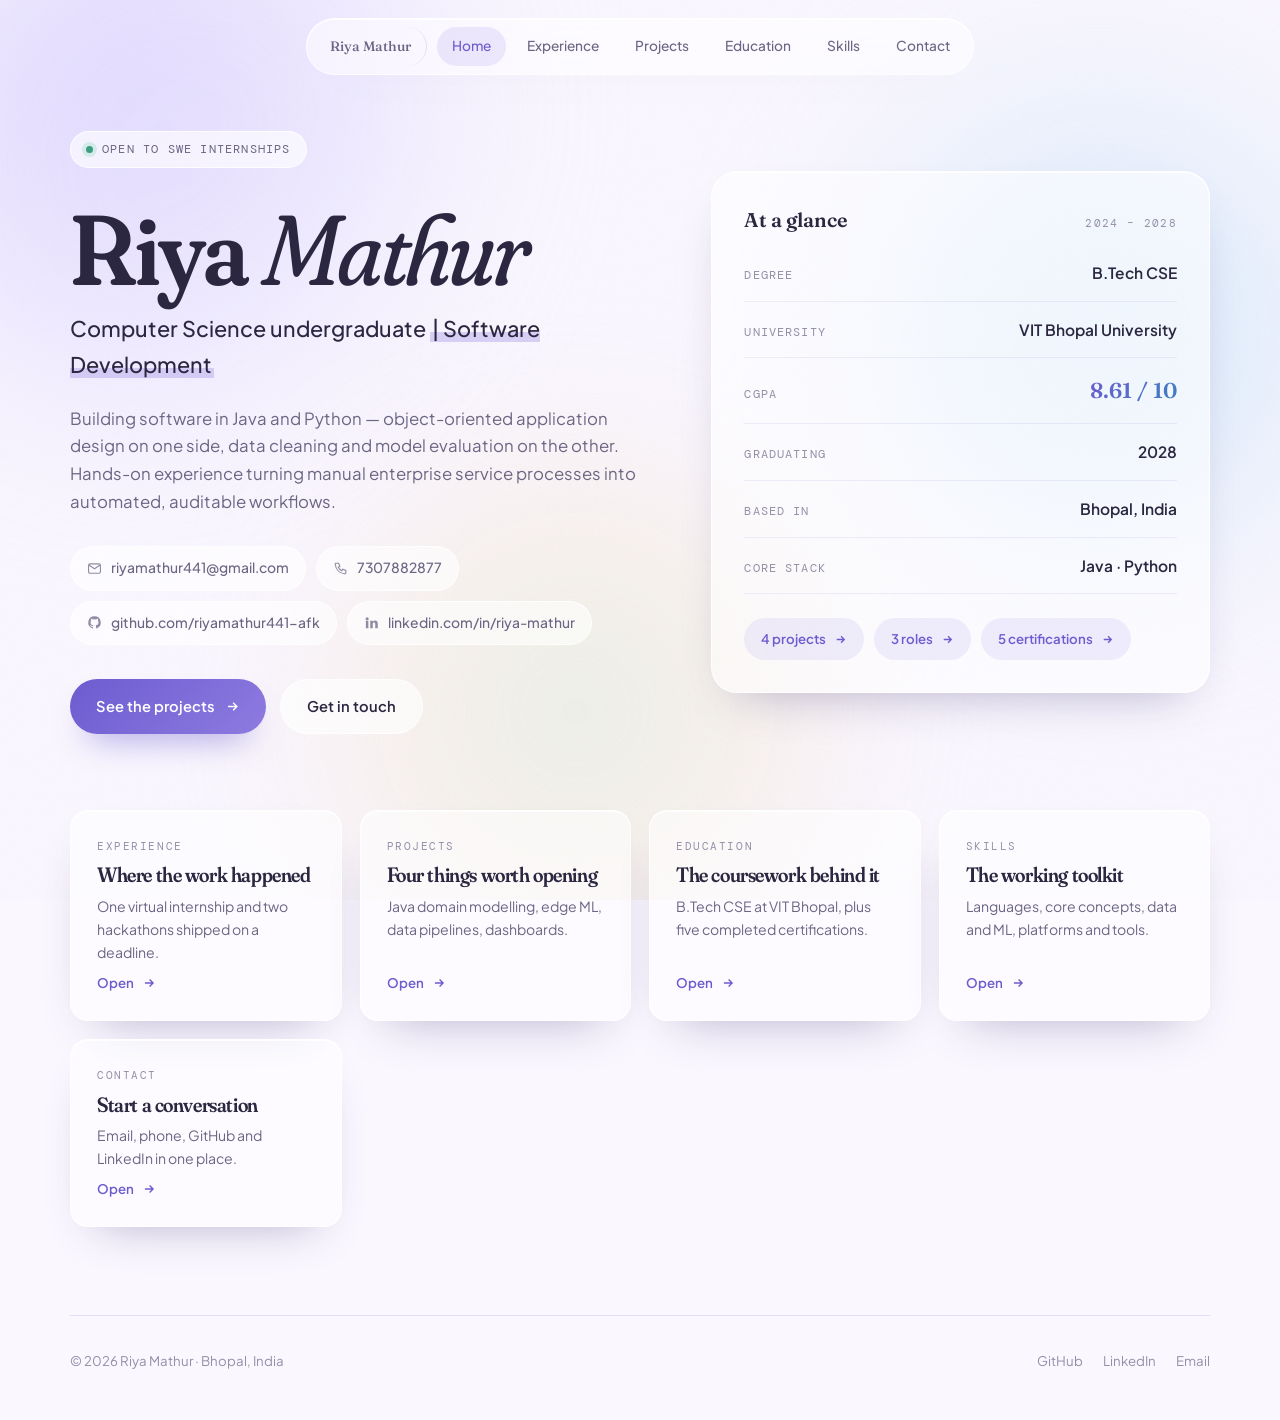
<file: index.html>
<!DOCTYPE html>
<html lang="en">
<head>
<meta charset="UTF-8">
<meta name="viewport" content="width=device-width, initial-scale=1">
<title>Riya Mathur — Computer Science Undergraduate</title>
<meta name="description" content="Portfolio of Riya Mathur — Computer Science undergraduate building software in Java and Python. Seeking a software engineering internship.">
<link rel="preconnect" href="https://fonts.googleapis.com">
<link rel="preconnect" href="https://fonts.gstatic.com" crossorigin>
<link href="https://fonts.googleapis.com/css2?family=Fraunces:opsz,wght,SOFT,WONK@9..144,300..700,0..100,0..1&family=Plus+Jakarta+Sans:wght@300..800&family=DM+Mono:wght@400;500&display=swap" rel="stylesheet">
<link rel="stylesheet" href="style.css">
</head>
<body>

<div class="aurora">
  <div class="blob blob-a"></div>
  <div class="blob blob-b"></div>
  <div class="blob blob-c"></div>
</div>
<div class="grain"></div>

<div class="nav-shell">
  <nav class="nav glass" aria-label="Main navigation">
    <a class="nav-mark" href="index.html">Riya Mathur</a>
    <a href="index.html" class="on" aria-current="page">Home</a>
    <a href="experience.html">Experience</a>
    <a href="projects.html">Projects</a>
    <a href="education.html">Education</a>
    <a href="skills.html">Skills</a>
    <a href="contact.html">Contact</a>
  </nav>
</div>

<div class="page">

<header class="wrap hero">
  <div>
    <span class="hero-tag reveal"><i class="dot"></i>Open to SWE internships</span>
    <h1 class="reveal">Riya <em>Mathur</em></h1>
    <p class="role reveal">Computer Science undergraduate <span>| Software Development</span></p>
    <p class="hero-bio reveal">Building software in Java and Python — object-oriented application design on one side, data cleaning and model evaluation on the other. Hands-on experience turning manual enterprise service processes into automated, auditable workflows.</p>
    <div class="chips reveal">
      <button class="chip" data-copy="riyamathur441@gmail.com" data-label="Email address">
        <svg viewBox="0 0 24 24" fill="none" stroke="currentColor" stroke-width="1.8"><rect x="2.5" y="4.5" width="19" height="15" rx="2.5"/><path d="M3 6.5l9 6 9-6"/></svg>
        riyamathur441@gmail.com
      </button>
      <button class="chip" data-copy="7307882877" data-label="Phone number">
        <svg viewBox="0 0 24 24" fill="none" stroke="currentColor" stroke-width="1.8"><path d="M5 3.5h4l2 5-2.5 1.5a12 12 0 005.5 5.5L15.5 13l5 2v4a1.5 1.5 0 01-1.7 1.5C10.5 19.5 4.5 13.5 3.5 5.2A1.5 1.5 0 015 3.5z"/></svg>
        7307882877
      </button>
      <a class="chip" href="https://github.com/riyamathur441-afk/" target="_blank" rel="noopener">
        <svg viewBox="0 0 24 24" fill="currentColor"><path d="M12 2a10 10 0 00-3.16 19.49c.5.09.68-.22.68-.48v-1.7c-2.78.6-3.37-1.34-3.37-1.34-.45-1.16-1.11-1.47-1.11-1.47-.91-.62.07-.61.07-.61 1 .07 1.53 1.03 1.53 1.03.9 1.53 2.36 1.09 2.94.83.09-.65.35-1.09.63-1.34-2.22-.25-4.55-1.11-4.55-4.94 0-1.09.39-1.98 1.03-2.68-.1-.25-.45-1.27.1-2.64 0 0 .84-.27 2.75 1.02a9.5 9.5 0 015 0c1.91-1.29 2.75-1.02 2.75-1.02.55 1.37.2 2.39.1 2.64.64.7 1.03 1.59 1.03 2.68 0 3.84-2.34 4.68-4.57 4.93.36.31.68.92.68 1.85v2.74c0 .27.18.58.69.48A10 10 0 0012 2z"/></svg>
        github.com/riyamathur441-afk
      </a>
      <a class="chip" href="https://www.linkedin.com/in/riya-mathur-384293369/" target="_blank" rel="noopener">
        <svg viewBox="0 0 24 24" fill="currentColor"><path d="M4.98 3.5A2.5 2.5 0 002.5 6a2.5 2.5 0 002.48 2.5A2.5 2.5 0 007.5 6a2.5 2.5 0 00-2.52-2.5zM3 21h4V9H3v12zm7 0h4v-6.5c0-1.6.8-2.5 2-2.5s2 .9 2 2.5V21h4v-7.3c0-3.4-1.8-4.9-4.2-4.9-1.9 0-2.9 1-3.4 1.8H14V9h-4v12z"/></svg>
        linkedin.com/in/riya-mathur
      </a>
    </div>
    <div class="cta-row reveal">
      <a class="btn btn-solid" href="projects.html">
        See the projects
        <svg width="15" height="15" viewBox="0 0 24 24" fill="none" stroke="currentColor" stroke-width="2.2"><path d="M5 12h13M13 6l6 6-6 6"/></svg>
      </a>
      <a class="btn btn-ghost" href="contact.html">Get in touch</a>
    </div>
  </div>

  <aside class="snap glass reveal" aria-label="Quick facts">
    <div class="snap-top">
      <span class="snap-title">At a glance</span>
      <span class="snap-note">2024 – 2028</span>
    </div>
    <dl class="snap-rows">
      <div class="snap-row"><dt>Degree</dt><dd>B.Tech CSE</dd></div>
      <div class="snap-row"><dt>University</dt><dd>VIT Bhopal University</dd></div>
      <div class="snap-row"><dt>CGPA</dt><dd class="num">8.61 / 10</dd></div>
      <div class="snap-row"><dt>Graduating</dt><dd>2028</dd></div>
      <div class="snap-row"><dt>Based in</dt><dd>Bhopal, India</dd></div>
      <div class="snap-row"><dt>Core stack</dt><dd>Java · Python</dd></div>
    </dl>
    <div class="snap-foot">
      <a href="projects.html">4 projects <svg viewBox="0 0 24 24" fill="none" stroke="currentColor" stroke-width="2.4"><path d="M5 12h13M13 6l6 6-6 6"/></svg></a>
      <a href="experience.html">3 roles <svg viewBox="0 0 24 24" fill="none" stroke="currentColor" stroke-width="2.4"><path d="M5 12h13M13 6l6 6-6 6"/></svg></a>
      <a href="education.html">5 certifications <svg viewBox="0 0 24 24" fill="none" stroke="currentColor" stroke-width="2.4"><path d="M5 12h13M13 6l6 6-6 6"/></svg></a>
    </div>
  </aside>
</header>

<section class="wrap pathways" aria-label="Browse the portfolio">
  <a class="path glass reveal" href="experience.html">
    <span class="path-num">Experience</span>
    <h3>Where the work happened</h3>
    <p>One virtual internship and two hackathons shipped on a deadline.</p>
    <span class="go">Open<svg viewBox="0 0 24 24" fill="none" stroke="currentColor" stroke-width="2.4"><path d="M5 12h13M13 6l6 6-6 6"/></svg></span>
  </a>
  <a class="path glass reveal" href="projects.html">
    <span class="path-num">Projects</span>
    <h3>Four things worth opening</h3>
    <p>Java domain modelling, edge ML, data pipelines, dashboards.</p>
    <span class="go">Open<svg viewBox="0 0 24 24" fill="none" stroke="currentColor" stroke-width="2.4"><path d="M5 12h13M13 6l6 6-6 6"/></svg></span>
  </a>
  <a class="path glass reveal" href="education.html">
    <span class="path-num">Education</span>
    <h3>The coursework behind it</h3>
    <p>B.Tech CSE at VIT Bhopal, plus five completed certifications.</p>
    <span class="go">Open<svg viewBox="0 0 24 24" fill="none" stroke="currentColor" stroke-width="2.4"><path d="M5 12h13M13 6l6 6-6 6"/></svg></span>
  </a>
  <a class="path glass reveal" href="skills.html">
    <span class="path-num">Skills</span>
    <h3>The working toolkit</h3>
    <p>Languages, core concepts, data and ML, platforms and tools.</p>
    <span class="go">Open<svg viewBox="0 0 24 24" fill="none" stroke="currentColor" stroke-width="2.4"><path d="M5 12h13M13 6l6 6-6 6"/></svg></span>
  </a>
  <a class="path glass reveal" href="contact.html">
    <span class="path-num">Contact</span>
    <h3>Start a conversation</h3>
    <p>Email, phone, GitHub and LinkedIn in one place.</p>
    <span class="go">Open<svg viewBox="0 0 24 24" fill="none" stroke="currentColor" stroke-width="2.4"><path d="M5 12h13M13 6l6 6-6 6"/></svg></span>
  </a>
</section>

</div>

<footer class="wrap foot">
  <span>© <span data-year></span> Riya Mathur · Bhopal, India</span>
  <div class="foot-links">
    <a href="https://github.com/riyamathur441-afk/" target="_blank" rel="noopener">GitHub</a>
    <a href="https://www.linkedin.com/in/riya-mathur-384293369/" target="_blank" rel="noopener">LinkedIn</a>
    <a href="mailto:riyamathur441@gmail.com">Email</a>
  </div>
</footer>

<div class="toast glass" id="toast" role="status" aria-live="polite"></div>
<script src="script.js"></script>
</body>
</html>
</file>
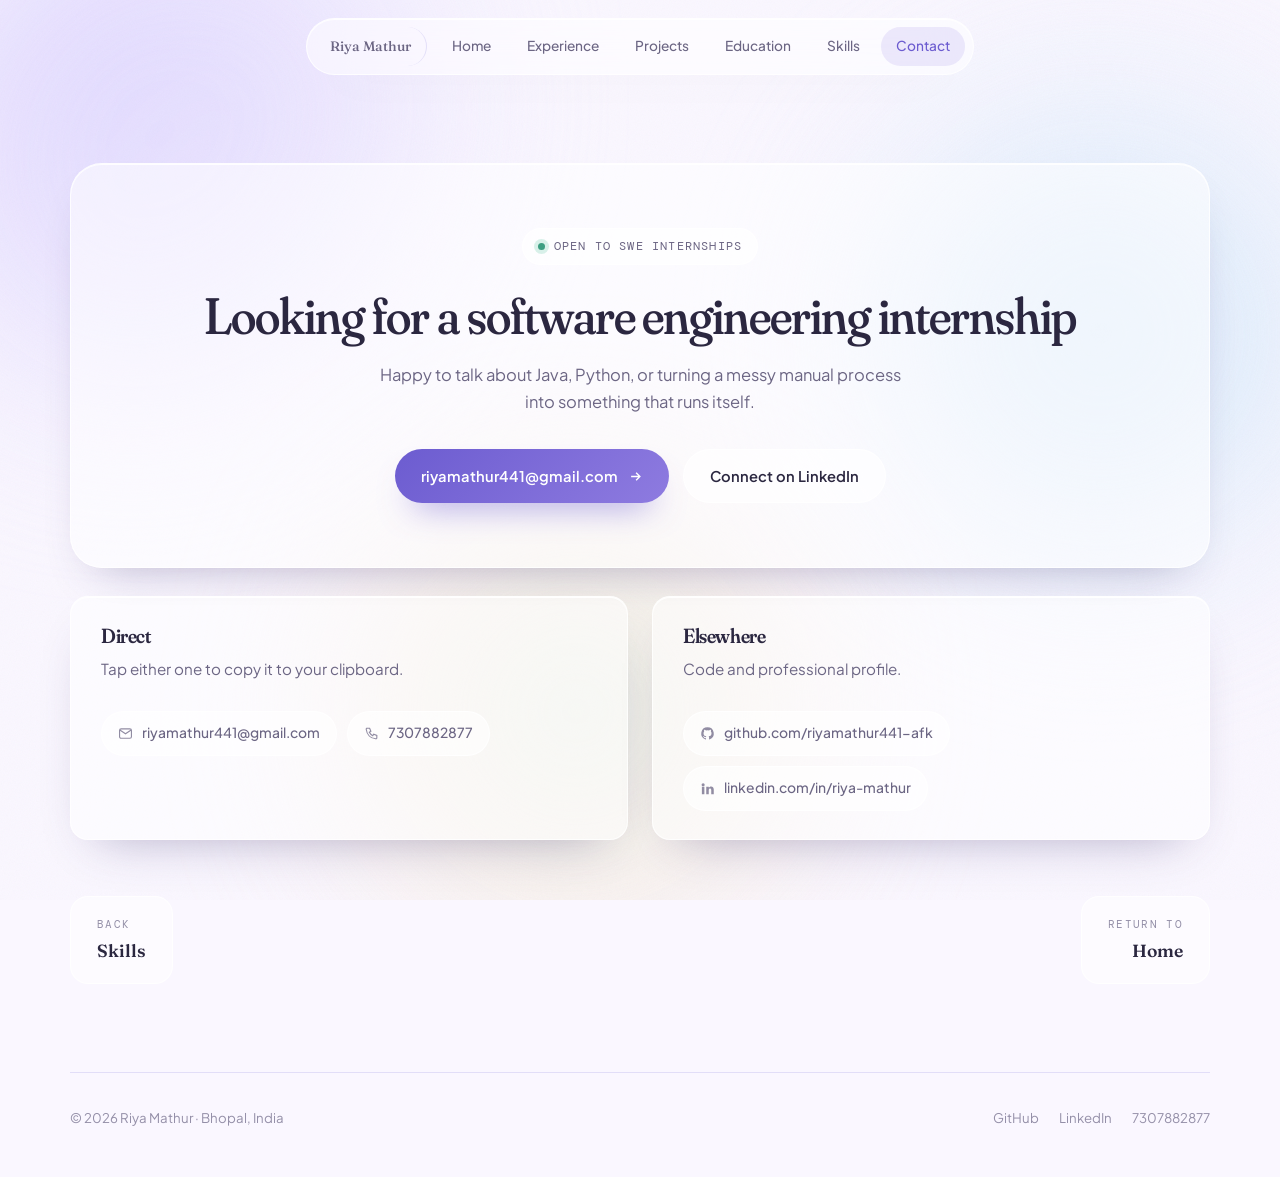
<file: contact.html>
<!DOCTYPE html>
<html lang="en">
<head>
<meta charset="UTF-8">
<meta name="viewport" content="width=device-width, initial-scale=1">
<title>Contact — Riya Mathur</title>
<meta name="description" content="Get in touch with Riya Mathur about software engineering internships.">
<link rel="preconnect" href="https://fonts.googleapis.com">
<link rel="preconnect" href="https://fonts.gstatic.com" crossorigin>
<link href="https://fonts.googleapis.com/css2?family=Fraunces:opsz,wght,SOFT,WONK@9..144,300..700,0..100,0..1&family=Plus+Jakarta+Sans:wght@300..800&family=DM+Mono:wght@400;500&display=swap" rel="stylesheet">
<link rel="stylesheet" href="style.css">
</head>
<body>

<div class="aurora">
  <div class="blob blob-a"></div>
  <div class="blob blob-b"></div>
  <div class="blob blob-c"></div>
</div>
<div class="grain"></div>

<div class="nav-shell">
  <nav class="nav glass" aria-label="Main navigation">
    <a class="nav-mark" href="index.html">Riya Mathur</a>
    <a href="index.html">Home</a>
    <a href="experience.html">Experience</a>
    <a href="projects.html">Projects</a>
    <a href="education.html">Education</a>
    <a href="skills.html">Skills</a>
    <a href="contact.html" class="on" aria-current="page">Contact</a>
  </nav>
</div>

<main class="page wrap band">
  <div class="closing glass reveal">
    <span class="hero-tag"><i class="dot"></i>Open to SWE internships</span>
    <h2 style="margin-top:22px">Looking for a software engineering internship</h2>
    <p>Happy to talk about Java, Python, or turning a messy manual process into something that runs itself.</p>
    <div class="cta-row">
      <a class="btn btn-solid" href="mailto:riyamathur441@gmail.com?subject=Software%20engineering%20internship">
        riyamathur441@gmail.com
        <svg width="15" height="15" viewBox="0 0 24 24" fill="none" stroke="currentColor" stroke-width="2.2"><path d="M5 12h13M13 6l6 6-6 6"/></svg>
      </a>
      <a class="btn btn-ghost" href="https://www.linkedin.com/in/riya-mathur-384293369/" target="_blank" rel="noopener">Connect on LinkedIn</a>
    </div>
  </div>

  <div class="grid-2" style="margin-top:28px">
    <article class="card glass reveal">
      <h3>Direct</h3>
      <p class="sub" style="color:var(--ink-soft);font-size:.95rem;margin-top:8px">Tap either one to copy it to your clipboard.</p>
      <div class="chips">
        <button class="chip" data-copy="riyamathur441@gmail.com" data-label="Email address">
          <svg viewBox="0 0 24 24" fill="none" stroke="currentColor" stroke-width="1.8"><rect x="2.5" y="4.5" width="19" height="15" rx="2.5"/><path d="M3 6.5l9 6 9-6"/></svg>
          riyamathur441@gmail.com
        </button>
        <button class="chip" data-copy="7307882877" data-label="Phone number">
          <svg viewBox="0 0 24 24" fill="none" stroke="currentColor" stroke-width="1.8"><path d="M5 3.5h4l2 5-2.5 1.5a12 12 0 005.5 5.5L15.5 13l5 2v4a1.5 1.5 0 01-1.7 1.5C10.5 19.5 4.5 13.5 3.5 5.2A1.5 1.5 0 015 3.5z"/></svg>
          7307882877
        </button>
      </div>
    </article>

    <article class="card glass reveal">
      <h3>Elsewhere</h3>
      <p class="sub" style="color:var(--ink-soft);font-size:.95rem;margin-top:8px">Code and professional profile.</p>
      <div class="chips">
        <a class="chip" href="https://github.com/riyamathur441-afk/" target="_blank" rel="noopener">
          <svg viewBox="0 0 24 24" fill="currentColor"><path d="M12 2a10 10 0 00-3.16 19.49c.5.09.68-.22.68-.48v-1.7c-2.78.6-3.37-1.34-3.37-1.34-.45-1.16-1.11-1.47-1.11-1.47-.91-.62.07-.61.07-.61 1 .07 1.53 1.03 1.53 1.03.9 1.53 2.36 1.09 2.94.83.09-.65.35-1.09.63-1.34-2.22-.25-4.55-1.11-4.55-4.94 0-1.09.39-1.98 1.03-2.68-.1-.25-.45-1.27.1-2.64 0 0 .84-.27 2.75 1.02a9.5 9.5 0 015 0c1.91-1.29 2.75-1.02 2.75-1.02.55 1.37.2 2.39.1 2.64.64.7 1.03 1.59 1.03 2.68 0 3.84-2.34 4.68-4.57 4.93.36.31.68.92.68 1.85v2.74c0 .27.18.58.69.48A10 10 0 0012 2z"/></svg>
          github.com/riyamathur441-afk
        </a>
        <a class="chip" href="https://www.linkedin.com/in/riya-mathur-384293369/" target="_blank" rel="noopener">
          <svg viewBox="0 0 24 24" fill="currentColor"><path d="M4.98 3.5A2.5 2.5 0 002.5 6a2.5 2.5 0 002.48 2.5A2.5 2.5 0 007.5 6a2.5 2.5 0 00-2.52-2.5zM3 21h4V9H3v12zm7 0h4v-6.5c0-1.6.8-2.5 2-2.5s2 .9 2 2.5V21h4v-7.3c0-3.4-1.8-4.9-4.2-4.9-1.9 0-2.9 1-3.4 1.8H14V9h-4v12z"/></svg>
          linkedin.com/in/riya-mathur
        </a>
      </div>
    </article>
  </div>

  <nav class="pager reveal" aria-label="Page navigation">
    <a href="skills.html"><small>Back</small><b>Skills</b></a>
    <a class="next" href="index.html"><small>Return to</small><b>Home</b></a>
  </nav>
</main>

<footer class="wrap foot">
  <span>© <span data-year></span> Riya Mathur · Bhopal, India</span>
  <div class="foot-links">
    <a href="https://github.com/riyamathur441-afk/" target="_blank" rel="noopener">GitHub</a>
    <a href="https://www.linkedin.com/in/riya-mathur-384293369/" target="_blank" rel="noopener">LinkedIn</a>
    <a href="tel:+917307882877">7307882877</a>
  </div>
</footer>

<div class="toast glass" id="toast" role="status" aria-live="polite"></div>
<script src="script.js"></script>
</body>
</html>
</file>
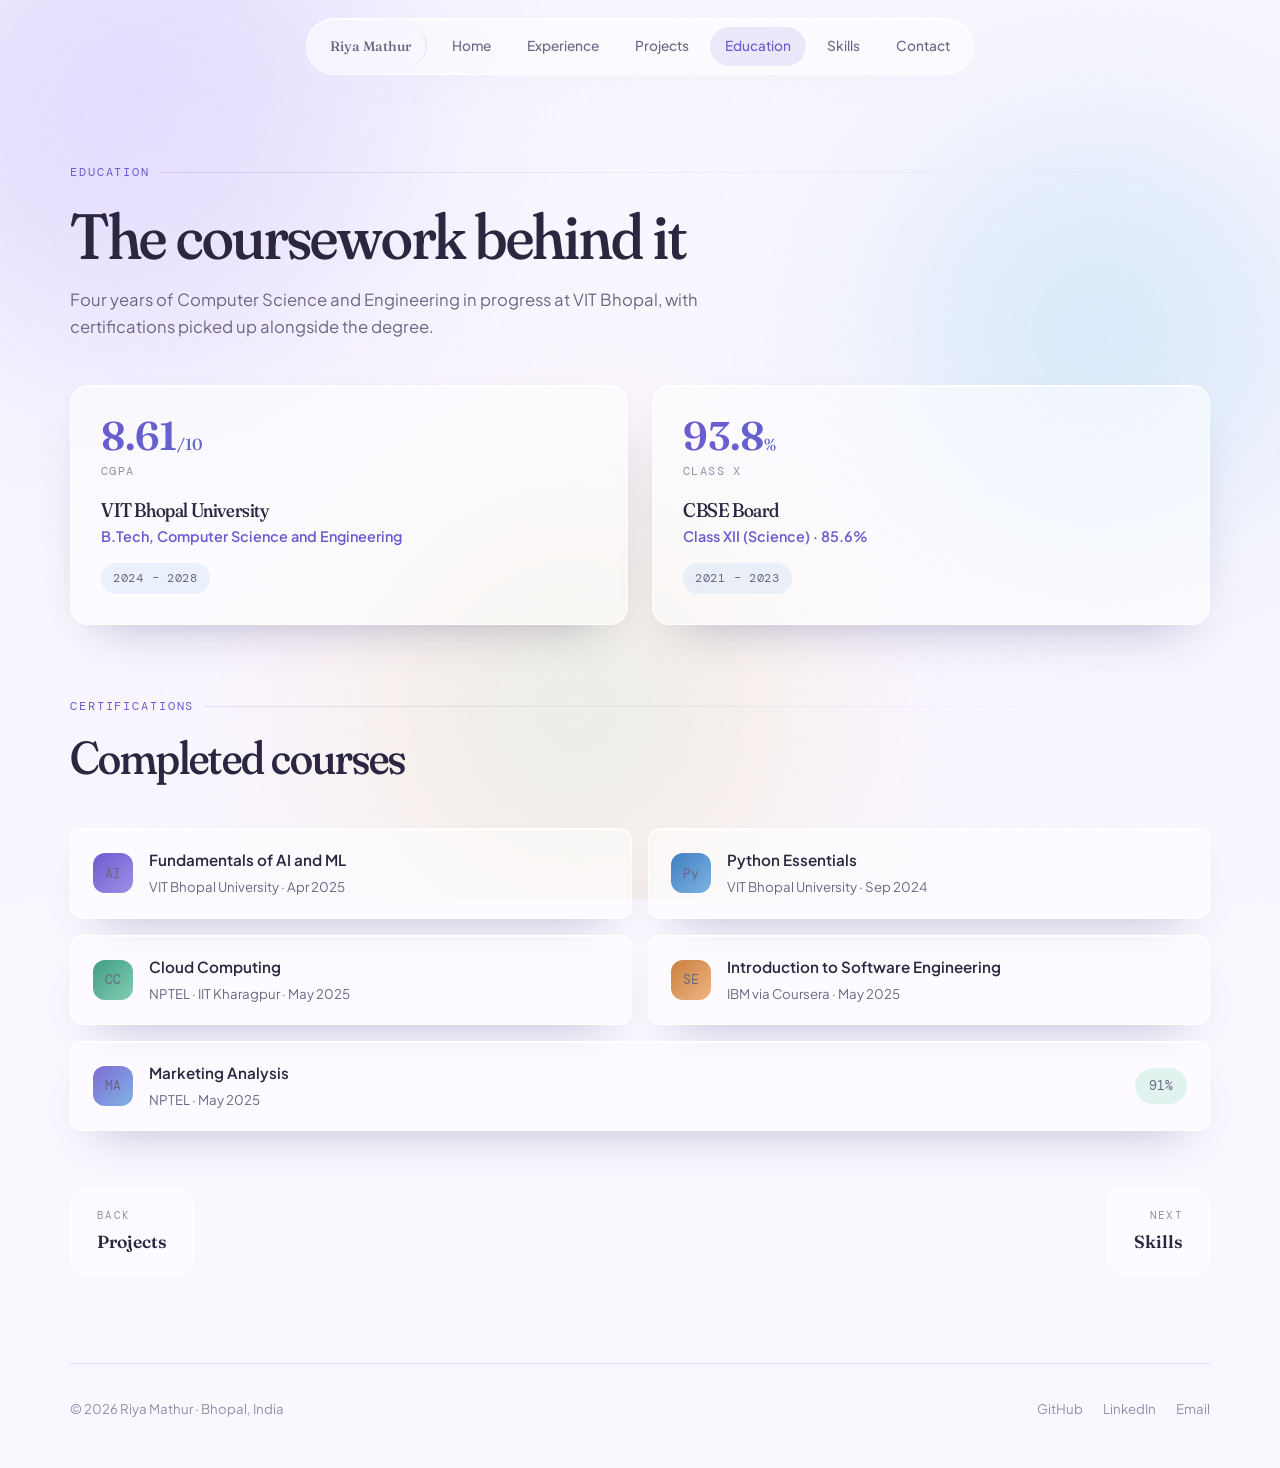
<file: education.html>
<!DOCTYPE html>
<html lang="en">
<head>
<meta charset="UTF-8">
<meta name="viewport" content="width=device-width, initial-scale=1">
<title>Education — Riya Mathur</title>
<meta name="description" content="B.Tech Computer Science and Engineering at VIT Bhopal University, CBSE schooling and five completed certifications.">
<link rel="preconnect" href="https://fonts.googleapis.com">
<link rel="preconnect" href="https://fonts.gstatic.com" crossorigin>
<link href="https://fonts.googleapis.com/css2?family=Fraunces:opsz,wght,SOFT,WONK@9..144,300..700,0..100,0..1&family=Plus+Jakarta+Sans:wght@300..800&family=DM+Mono:wght@400;500&display=swap" rel="stylesheet">
<link rel="stylesheet" href="style.css">
</head>
<body>

<div class="aurora">
  <div class="blob blob-a"></div>
  <div class="blob blob-b"></div>
  <div class="blob blob-c"></div>
</div>
<div class="grain"></div>

<div class="nav-shell">
  <nav class="nav glass" aria-label="Main navigation">
    <a class="nav-mark" href="index.html">Riya Mathur</a>
    <a href="index.html">Home</a>
    <a href="experience.html">Experience</a>
    <a href="projects.html">Projects</a>
    <a href="education.html" class="on" aria-current="page">Education</a>
    <a href="skills.html">Skills</a>
    <a href="contact.html">Contact</a>
  </nav>
</div>

<main class="page wrap band">
  <div class="head reveal">
    <span class="eyebrow">Education</span>
    <h1>The coursework behind it</h1>
    <p class="band-lede">Four years of Computer Science and Engineering in progress at VIT Bhopal, with certifications picked up alongside the degree.</p>
  </div>

  <div class="grid-2">
    <article class="edu-card glass reveal">
      <p class="score">8.61<small>/10</small></p>
      <p class="score-label">CGPA</p>
      <h3>VIT Bhopal University</h3>
      <p class="org">B.Tech, Computer Science and Engineering</p>
      <span class="when">2024 – 2028</span>
    </article>

    <article class="edu-card glass reveal">
      <p class="score">93.8<small>%</small></p>
      <p class="score-label">Class X</p>
      <h3>CBSE Board</h3>
      <p class="org">Class XII (Science) · 85.6%</p>
      <span class="when">2021 – 2023</span>
    </article>
  </div>

  <div class="head reveal" style="margin-top:72px">
    <span class="eyebrow">Certifications</span>
    <h2>Completed courses</h2>
  </div>

  <div class="certs">
    <div class="cert glass reveal"><span class="seal s1">AI</span><div><b>Fundamentals of AI and ML</b><span>VIT Bhopal University · Apr 2025</span></div></div>
    <div class="cert glass reveal"><span class="seal s2">Py</span><div><b>Python Essentials</b><span>VIT Bhopal University · Sep 2024</span></div></div>
    <div class="cert glass reveal"><span class="seal s3">CC</span><div><b>Cloud Computing</b><span>NPTEL · IIT Kharagpur · May 2025</span></div></div>
    <div class="cert glass reveal"><span class="seal s4">SE</span><div><b>Introduction to Software Engineering</b><span>IBM via Coursera · May 2025</span></div></div>
    <div class="cert cert-wide glass reveal"><span class="seal s5">MA</span><div><b>Marketing Analysis</b><span>NPTEL &middot; May 2025</span></div><span class="cert-score">91%</span></div>
  </div>

  <nav class="pager reveal" aria-label="Page navigation">
    <a href="projects.html"><small>Back</small><b>Projects</b></a>
    <a class="next" href="skills.html"><small>Next</small><b>Skills</b></a>
  </nav>
</main>

<footer class="wrap foot">
  <span>© <span data-year></span> Riya Mathur · Bhopal, India</span>
  <div class="foot-links">
    <a href="https://github.com/riyamathur441-afk/" target="_blank" rel="noopener">GitHub</a>
    <a href="https://www.linkedin.com/in/riya-mathur-384293369/" target="_blank" rel="noopener">LinkedIn</a>
    <a href="mailto:riyamathur441@gmail.com">Email</a>
  </div>
</footer>

<div class="toast glass" id="toast" role="status" aria-live="polite"></div>
<script src="script.js"></script>
</body>
</html>
</file>
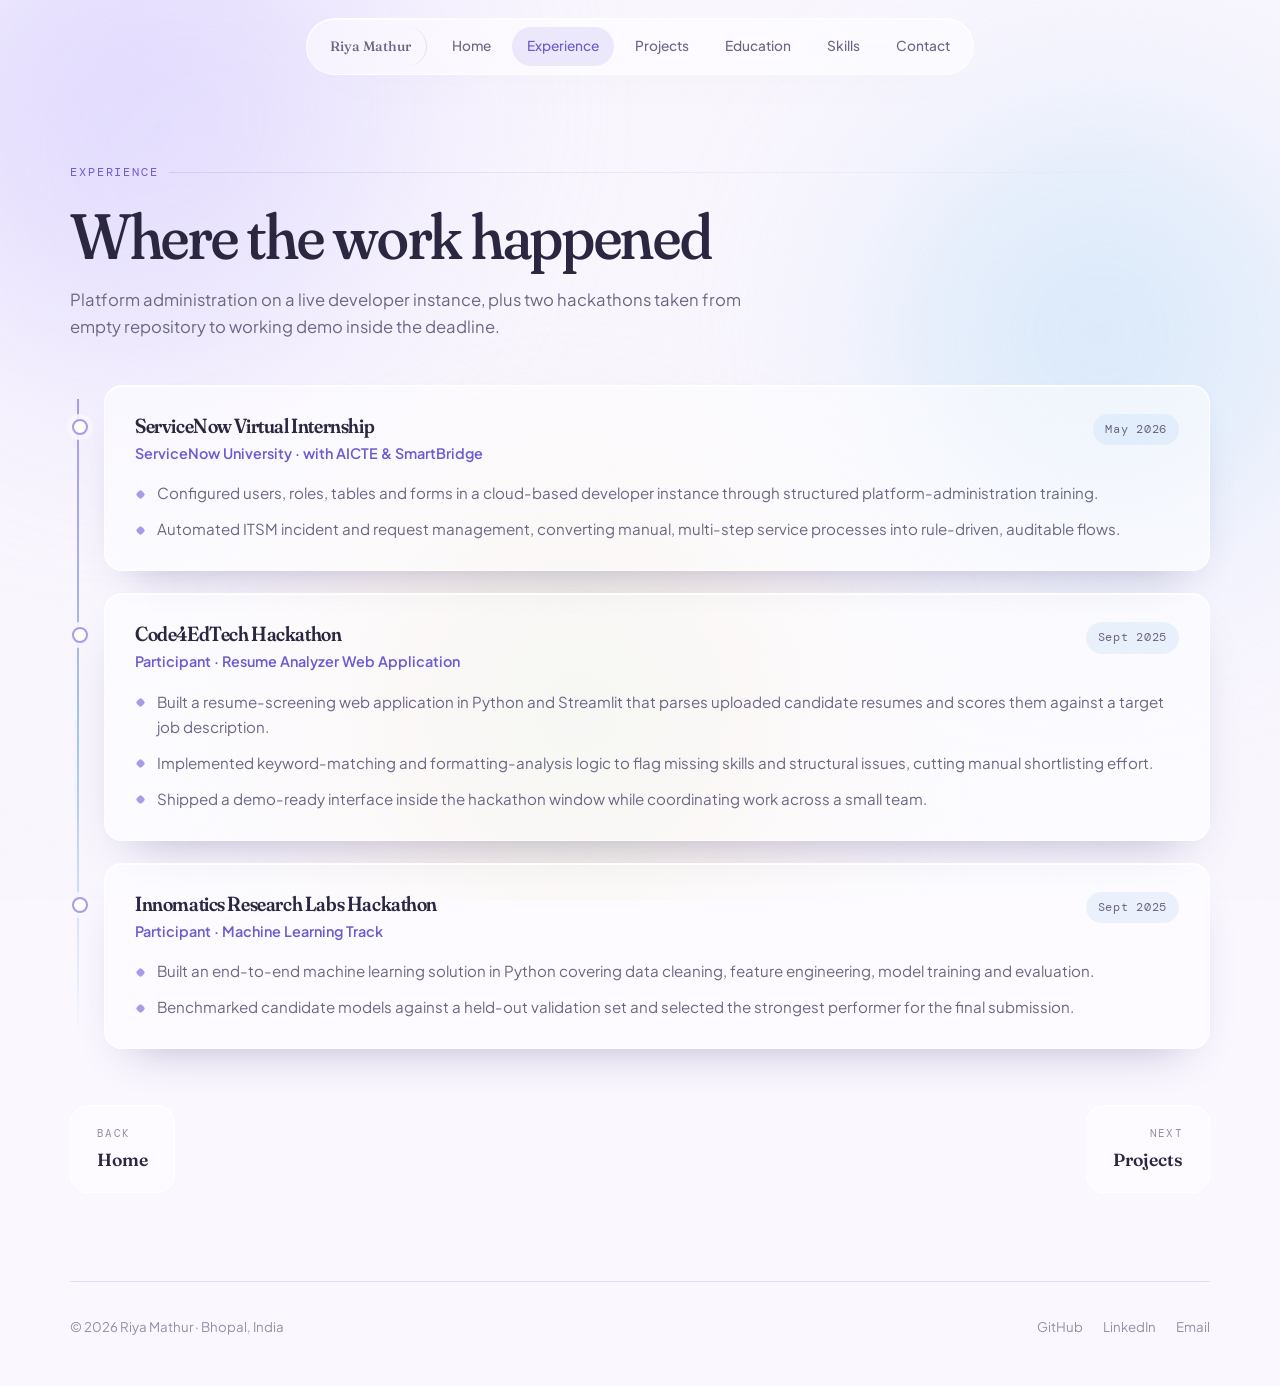
<file: experience.html>
<!DOCTYPE html>
<html lang="en">
<head>
<meta charset="UTF-8">
<meta name="viewport" content="width=device-width, initial-scale=1">
<title>Experience — Riya Mathur</title>
<meta name="description" content="ServiceNow Virtual Internship, Code4EdTech Hackathon and Innomatics Research Labs Hackathon.">
<link rel="preconnect" href="https://fonts.googleapis.com">
<link rel="preconnect" href="https://fonts.gstatic.com" crossorigin>
<link href="https://fonts.googleapis.com/css2?family=Fraunces:opsz,wght,SOFT,WONK@9..144,300..700,0..100,0..1&family=Plus+Jakarta+Sans:wght@300..800&family=DM+Mono:wght@400;500&display=swap" rel="stylesheet">
<link rel="stylesheet" href="style.css">
</head>
<body>

<div class="aurora">
  <div class="blob blob-a"></div>
  <div class="blob blob-b"></div>
  <div class="blob blob-c"></div>
</div>
<div class="grain"></div>

<div class="nav-shell">
  <nav class="nav glass" aria-label="Main navigation">
    <a class="nav-mark" href="index.html">Riya Mathur</a>
    <a href="index.html">Home</a>
    <a href="experience.html" class="on" aria-current="page">Experience</a>
    <a href="projects.html">Projects</a>
    <a href="education.html">Education</a>
    <a href="skills.html">Skills</a>
    <a href="contact.html">Contact</a>
  </nav>
</div>

<main class="page wrap band">
  <div class="head reveal">
    <span class="eyebrow">Experience</span>
    <h1>Where the work happened</h1>
    <p class="band-lede">Platform administration on a live developer instance, plus two hackathons taken from empty repository to working demo inside the deadline.</p>
  </div>

  <div class="tl">
    <article class="tl-item reveal">
      <div class="card glass">
        <div class="card-top">
          <div>
            <h3>ServiceNow Virtual Internship</h3>
            <p class="org">ServiceNow University · with AICTE &amp; SmartBridge</p>
          </div>
          <span class="when">May 2026</span>
        </div>
        <ul class="points">
          <li>Configured users, roles, tables and forms in a cloud-based developer instance through structured platform-administration training.</li>
          <li>Automated ITSM incident and request management, converting manual, multi-step service processes into rule-driven, auditable flows.</li>
        </ul>
      </div>
    </article>

    <article class="tl-item reveal">
      <div class="card glass">
        <div class="card-top">
          <div>
            <h3>Code4EdTech Hackathon</h3>
            <p class="org">Participant · Resume Analyzer Web Application</p>
          </div>
          <span class="when">Sept 2025</span>
        </div>
        <ul class="points">
          <li>Built a resume-screening web application in Python and Streamlit that parses uploaded candidate resumes and scores them against a target job description.</li>
          <li>Implemented keyword-matching and formatting-analysis logic to flag missing skills and structural issues, cutting manual shortlisting effort.</li>
          <li>Shipped a demo-ready interface inside the hackathon window while coordinating work across a small team.</li>
        </ul>
      </div>
    </article>

    <article class="tl-item reveal">
      <div class="card glass">
        <div class="card-top">
          <div>
            <h3>Innomatics Research Labs Hackathon</h3>
            <p class="org">Participant · Machine Learning Track</p>
          </div>
          <span class="when">Sept 2025</span>
        </div>
        <ul class="points">
          <li>Built an end-to-end machine learning solution in Python covering data cleaning, feature engineering, model training and evaluation.</li>
          <li>Benchmarked candidate models against a held-out validation set and selected the strongest performer for the final submission.</li>
        </ul>
      </div>
    </article>
  </div>

  <nav class="pager reveal" aria-label="Page navigation">
    <a href="index.html"><small>Back</small><b>Home</b></a>
    <a class="next" href="projects.html"><small>Next</small><b>Projects</b></a>
  </nav>
</main>

<footer class="wrap foot">
  <span>© <span data-year></span> Riya Mathur · Bhopal, India</span>
  <div class="foot-links">
    <a href="https://github.com/riyamathur441-afk/" target="_blank" rel="noopener">GitHub</a>
    <a href="https://www.linkedin.com/in/riya-mathur-384293369/" target="_blank" rel="noopener">LinkedIn</a>
    <a href="mailto:riyamathur441@gmail.com">Email</a>
  </div>
</footer>

<div class="toast glass" id="toast" role="status" aria-live="polite"></div>
<script src="script.js"></script>
</body>
</html>
</file>
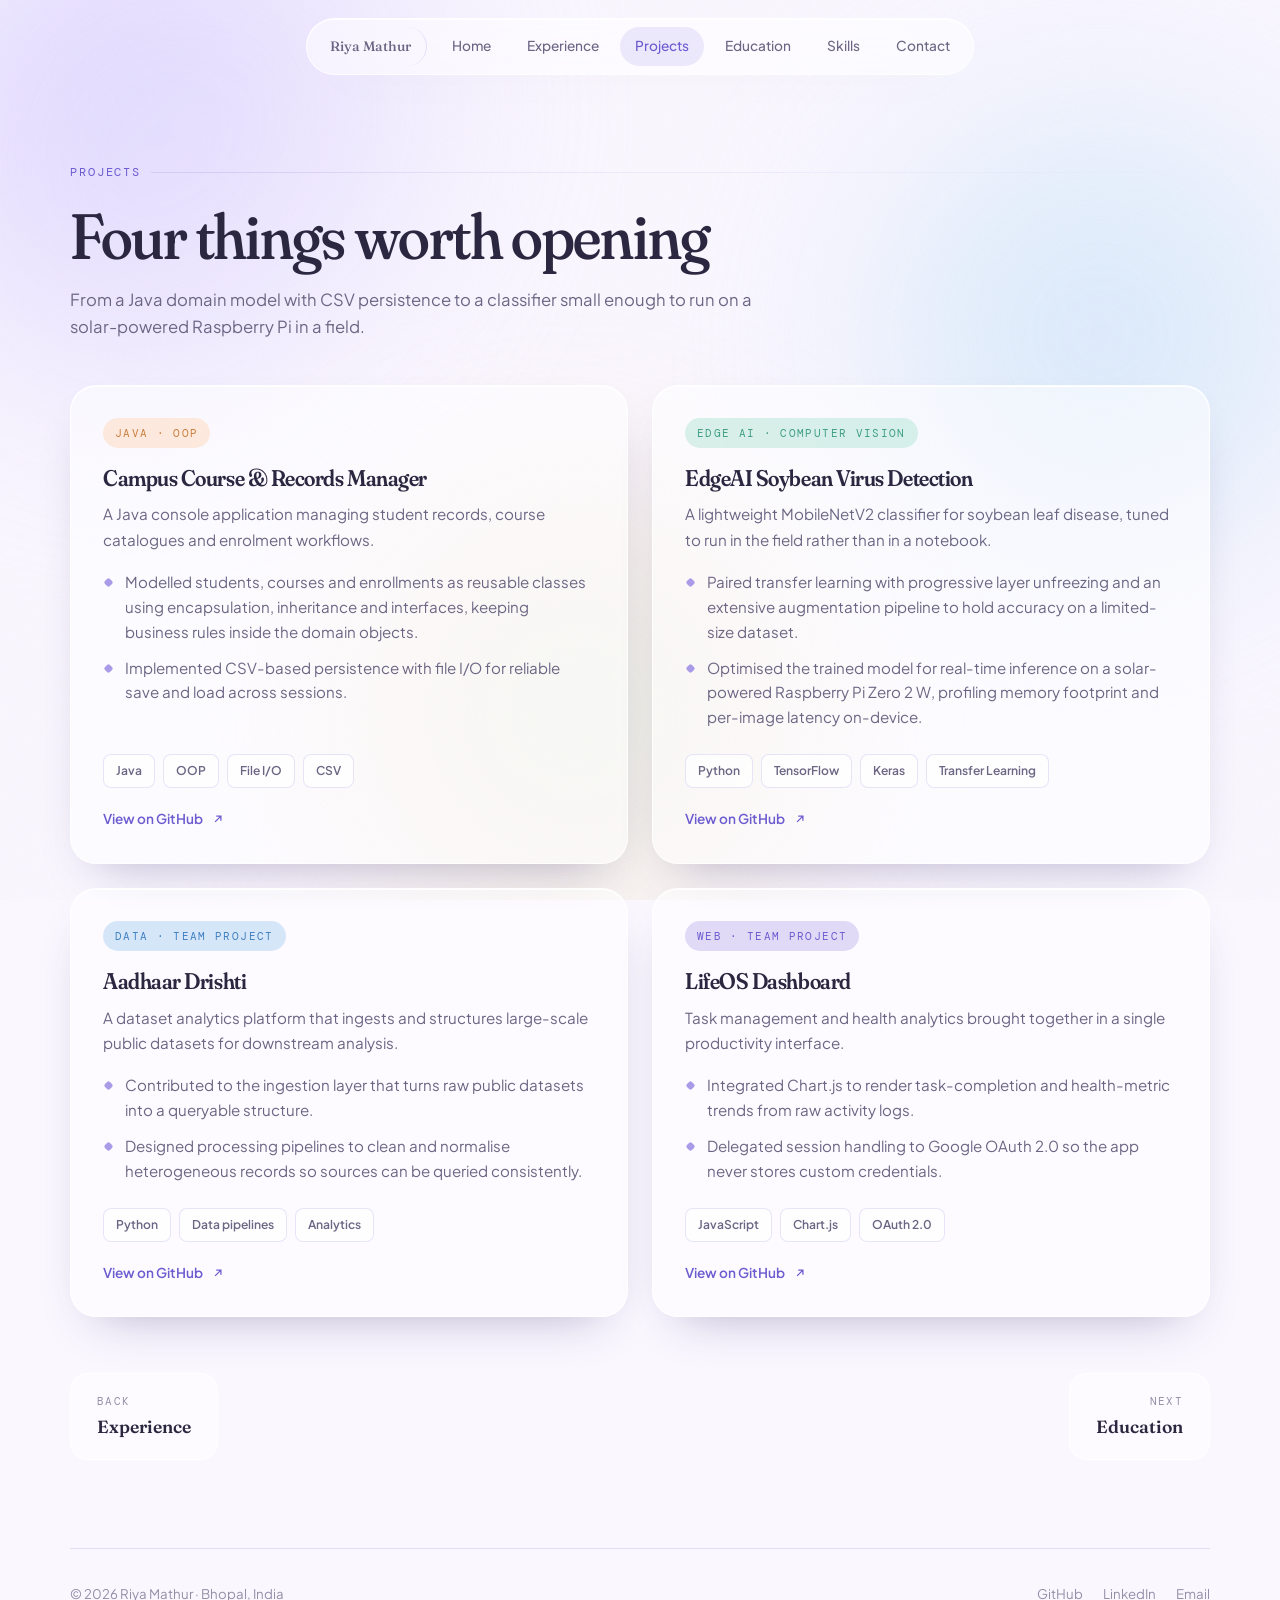
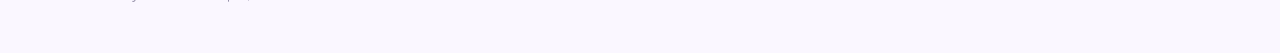
<file: projects.html>
<!DOCTYPE html>
<html lang="en">
<head>
<meta charset="UTF-8">
<meta name="viewport" content="width=device-width, initial-scale=1">
<title>Projects — Riya Mathur</title>
<meta name="description" content="Campus Course &amp; Records Manager, EdgeAI Soybean Virus Detection, Aadhaar Drishti and LifeOS Dashboard.">
<link rel="preconnect" href="https://fonts.googleapis.com">
<link rel="preconnect" href="https://fonts.gstatic.com" crossorigin>
<link href="https://fonts.googleapis.com/css2?family=Fraunces:opsz,wght,SOFT,WONK@9..144,300..700,0..100,0..1&family=Plus+Jakarta+Sans:wght@300..800&family=DM+Mono:wght@400;500&display=swap" rel="stylesheet">
<link rel="stylesheet" href="style.css">
</head>
<body>

<div class="aurora">
  <div class="blob blob-a"></div>
  <div class="blob blob-b"></div>
  <div class="blob blob-c"></div>
</div>
<div class="grain"></div>

<div class="nav-shell">
  <nav class="nav glass" aria-label="Main navigation">
    <a class="nav-mark" href="index.html">Riya Mathur</a>
    <a href="index.html">Home</a>
    <a href="experience.html">Experience</a>
    <a href="projects.html" class="on" aria-current="page">Projects</a>
    <a href="education.html">Education</a>
    <a href="skills.html">Skills</a>
    <a href="contact.html">Contact</a>
  </nav>
</div>

<main class="page wrap band">
  <div class="head reveal">
    <span class="eyebrow">Projects</span>
    <h1>Four things worth opening</h1>
    <p class="band-lede">From a Java domain model with CSV persistence to a classifier small enough to run on a solar-powered Raspberry Pi in a field.</p>
  </div>

  <div class="grid-2">
    <article class="proj glass reveal">
      <span class="kind k-java">Java · OOP</span>
      <h3>Campus Course &amp; Records Manager</h3>
      <p class="sub">A Java console application managing student records, course catalogues and enrolment workflows.</p>
      <ul class="points">
        <li>Modelled students, courses and enrollments as reusable classes using encapsulation, inheritance and interfaces, keeping business rules inside the domain objects.</li>
        <li>Implemented CSV-based persistence with file I/O for reliable save and load across sessions.</li>
      </ul>
      <div class="stack">
        <span class="tag">Java</span><span class="tag">OOP</span><span class="tag">File I/O</span><span class="tag">CSV</span>
      </div>
      <a class="repo" href="https://github.com/riyamathur441-afk/" target="_blank" rel="noopener">View on GitHub
        <svg viewBox="0 0 24 24" fill="none" stroke="currentColor" stroke-width="2.2"><path d="M7 17L17 7M9 7h8v8"/></svg>
      </a>
    </article>

    <article class="proj glass reveal">
      <span class="kind k-ml">Edge AI · Computer Vision</span>
      <h3>EdgeAI Soybean Virus Detection</h3>
      <p class="sub">A lightweight MobileNetV2 classifier for soybean leaf disease, tuned to run in the field rather than in a notebook.</p>
      <ul class="points">
        <li>Paired transfer learning with progressive layer unfreezing and an extensive augmentation pipeline to hold accuracy on a limited-size dataset.</li>
        <li>Optimised the trained model for real-time inference on a solar-powered Raspberry Pi Zero 2 W, profiling memory footprint and per-image latency on-device.</li>
      </ul>
      <div class="stack">
        <span class="tag">Python</span><span class="tag">TensorFlow</span><span class="tag">Keras</span><span class="tag">Transfer Learning</span>
      </div>
      <a class="repo" href="https://github.com/riyamathur441-afk/" target="_blank" rel="noopener">View on GitHub
        <svg viewBox="0 0 24 24" fill="none" stroke="currentColor" stroke-width="2.2"><path d="M7 17L17 7M9 7h8v8"/></svg>
      </a>
    </article>

    <article class="proj glass reveal">
      <span class="kind k-data">Data · Team project</span>
      <h3>Aadhaar Drishti</h3>
      <p class="sub">A dataset analytics platform that ingests and structures large-scale public datasets for downstream analysis.</p>
      <ul class="points">
        <li>Contributed to the ingestion layer that turns raw public datasets into a queryable structure.</li>
        <li>Designed processing pipelines to clean and normalise heterogeneous records so sources can be queried consistently.</li>
      </ul>
      <div class="stack">
        <span class="tag">Python</span><span class="tag">Data pipelines</span><span class="tag">Analytics</span>
      </div>
      <a class="repo" href="https://github.com/riyamathur441-afk/" target="_blank" rel="noopener">View on GitHub
        <svg viewBox="0 0 24 24" fill="none" stroke="currentColor" stroke-width="2.2"><path d="M7 17L17 7M9 7h8v8"/></svg>
      </a>
    </article>

    <article class="proj glass reveal">
      <span class="kind k-web">Web · Team project</span>
      <h3>LifeOS Dashboard</h3>
      <p class="sub">Task management and health analytics brought together in a single productivity interface.</p>
      <ul class="points">
        <li>Integrated Chart.js to render task-completion and health-metric trends from raw activity logs.</li>
        <li>Delegated session handling to Google OAuth 2.0 so the app never stores custom credentials.</li>
      </ul>
      <div class="stack">
        <span class="tag">JavaScript</span><span class="tag">Chart.js</span><span class="tag">OAuth 2.0</span>
      </div>
      <a class="repo" href="https://github.com/riyamathur441-afk/" target="_blank" rel="noopener">View on GitHub
        <svg viewBox="0 0 24 24" fill="none" stroke="currentColor" stroke-width="2.2"><path d="M7 17L17 7M9 7h8v8"/></svg>
      </a>
    </article>
  </div>

  <nav class="pager reveal" aria-label="Page navigation">
    <a href="experience.html"><small>Back</small><b>Experience</b></a>
    <a class="next" href="education.html"><small>Next</small><b>Education</b></a>
  </nav>
</main>

<footer class="wrap foot">
  <span>© <span data-year></span> Riya Mathur · Bhopal, India</span>
  <div class="foot-links">
    <a href="https://github.com/riyamathur441-afk/" target="_blank" rel="noopener">GitHub</a>
    <a href="https://www.linkedin.com/in/riya-mathur-384293369/" target="_blank" rel="noopener">LinkedIn</a>
    <a href="mailto:riyamathur441@gmail.com">Email</a>
  </div>
</footer>

<div class="toast glass" id="toast" role="status" aria-live="polite"></div>
<script src="script.js"></script>
</body>
</html>
</file>
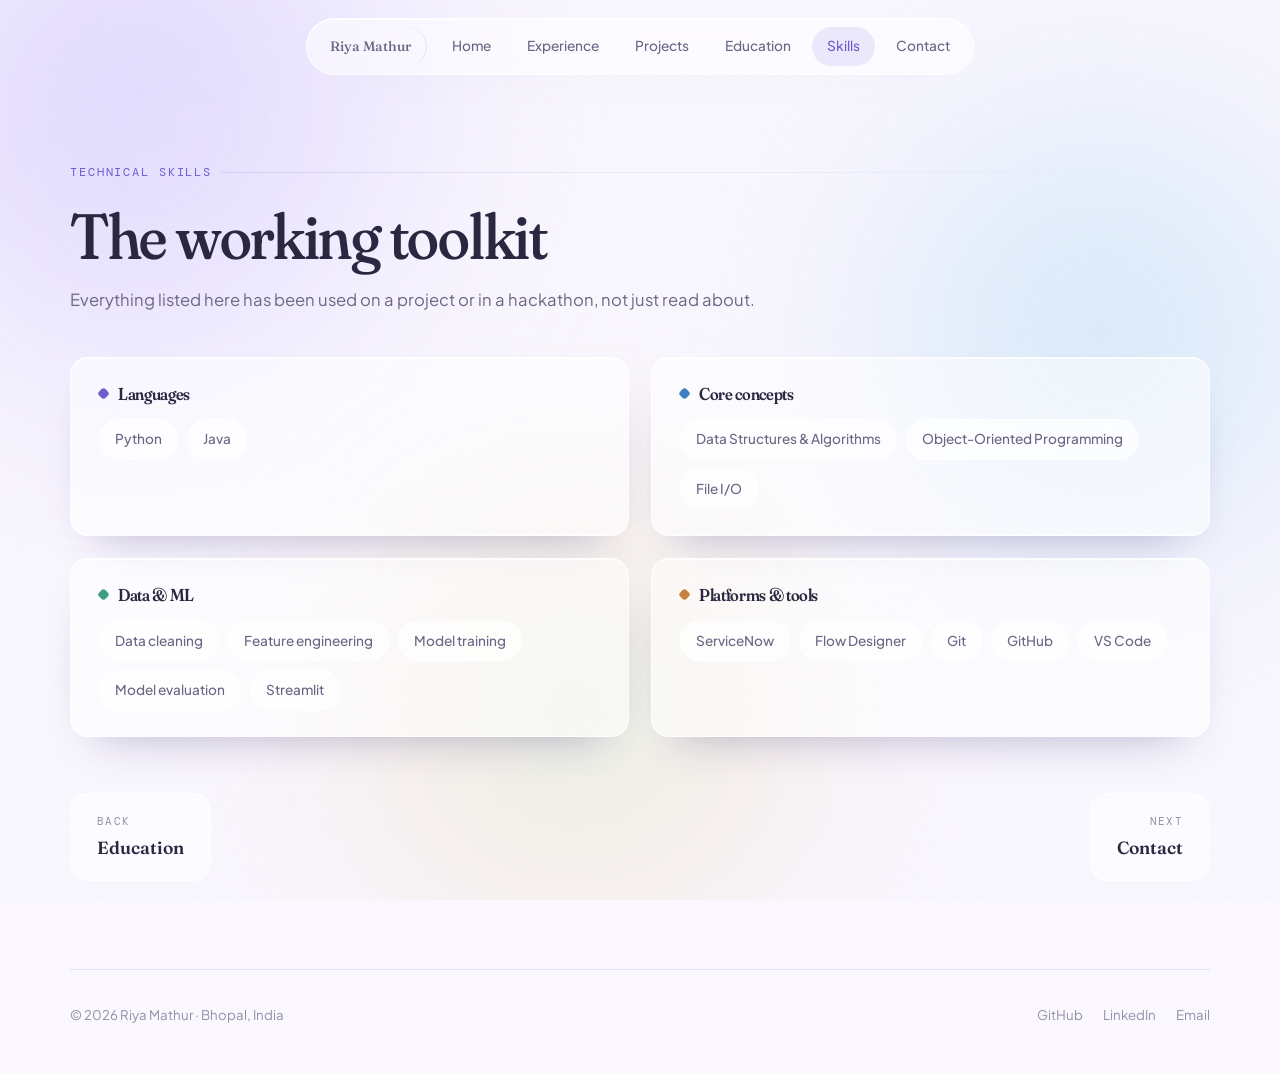
<file: skills.html>
<!DOCTYPE html>
<html lang="en">
<head>
<meta charset="UTF-8">
<meta name="viewport" content="width=device-width, initial-scale=1">
<title>Skills — Riya Mathur</title>
<meta name="description" content="Languages, core computer science concepts, data and machine learning, platforms and tools.">
<link rel="preconnect" href="https://fonts.googleapis.com">
<link rel="preconnect" href="https://fonts.gstatic.com" crossorigin>
<link href="https://fonts.googleapis.com/css2?family=Fraunces:opsz,wght,SOFT,WONK@9..144,300..700,0..100,0..1&family=Plus+Jakarta+Sans:wght@300..800&family=DM+Mono:wght@400;500&display=swap" rel="stylesheet">
<link rel="stylesheet" href="style.css">
</head>
<body>

<div class="aurora">
  <div class="blob blob-a"></div>
  <div class="blob blob-b"></div>
  <div class="blob blob-c"></div>
</div>
<div class="grain"></div>

<div class="nav-shell">
  <nav class="nav glass" aria-label="Main navigation">
    <a class="nav-mark" href="index.html">Riya Mathur</a>
    <a href="index.html">Home</a>
    <a href="experience.html">Experience</a>
    <a href="projects.html">Projects</a>
    <a href="education.html">Education</a>
    <a href="skills.html" class="on" aria-current="page">Skills</a>
    <a href="contact.html">Contact</a>
  </nav>
</div>

<main class="page wrap band">
  <div class="head reveal">
    <span class="eyebrow">Technical skills</span>
    <h1>The working toolkit</h1>
    <p class="band-lede">Everything listed here has been used on a project or in a hackathon, not just read about.</p>
  </div>

  <div class="skills">
    <article class="skill-card glass reveal">
      <h4><i class="pip p1"></i>Languages</h4>
      <div class="pills"><span class="pill">Python</span><span class="pill">Java</span></div>
    </article>
    <article class="skill-card glass reveal">
      <h4><i class="pip p2"></i>Core concepts</h4>
      <div class="pills"><span class="pill">Data Structures &amp; Algorithms</span><span class="pill">Object-Oriented Programming</span><span class="pill">File I/O</span></div>
    </article>
    <article class="skill-card glass reveal">
      <h4><i class="pip p3"></i>Data &amp; ML</h4>
      <div class="pills"><span class="pill">Data cleaning</span><span class="pill">Feature engineering</span><span class="pill">Model training</span><span class="pill">Model evaluation</span><span class="pill">Streamlit</span></div>
    </article>
    <article class="skill-card glass reveal">
      <h4><i class="pip p4"></i>Platforms &amp; tools</h4>
      <div class="pills"><span class="pill">ServiceNow</span><span class="pill">Flow Designer</span><span class="pill">Git</span><span class="pill">GitHub</span><span class="pill">VS Code</span></div>
    </article>
  </div>

  <nav class="pager reveal" aria-label="Page navigation">
    <a href="education.html"><small>Back</small><b>Education</b></a>
    <a class="next" href="contact.html"><small>Next</small><b>Contact</b></a>
  </nav>
</main>

<footer class="wrap foot">
  <span>© <span data-year></span> Riya Mathur · Bhopal, India</span>
  <div class="foot-links">
    <a href="https://github.com/riyamathur441-afk/" target="_blank" rel="noopener">GitHub</a>
    <a href="https://www.linkedin.com/in/riya-mathur-384293369/" target="_blank" rel="noopener">LinkedIn</a>
    <a href="mailto:riyamathur441@gmail.com">Email</a>
  </div>
</footer>

<div class="toast glass" id="toast" role="status" aria-live="polite"></div>
<script src="script.js"></script>
</body>
</html>
</file>
<file: style.css>
:root{
  --paper:#FAF7FF;
  --ink:#2B2740;
  --ink-soft:#6C6684;
  --ink-faint:#948FA8;
  --lavender:#A99BE8;
  --lavender-deep:#6C5CD0;
  --sky:#9FC9F0;
  --sky-deep:#3E7FC1;
  --mint:#A8E0CE;
  --mint-deep:#3E9E82;
  --apricot:#FFD2AE;
  --apricot-deep:#C97F3E;
  --glass:rgba(255,255,255,.55);
  --glass-strong:rgba(255,255,255,.74);
  --edge:rgba(255,255,255,.78);
  --hair:rgba(108,92,208,.16);
  --shadow:0 22px 48px -28px rgba(60,48,110,.42);
  --shadow-lift:0 34px 66px -30px rgba(60,48,110,.5);
  --r-lg:26px;
  --r-md:18px;
  --r-sm:12px;
  --display:"Fraunces",Georgia,"Times New Roman",serif;
  --body:"Plus Jakarta Sans",system-ui,-apple-system,"Segoe UI",sans-serif;
  --mono:"DM Mono",ui-monospace,"SFMono-Regular",Menlo,monospace;
}
*,*::before,*::after{box-sizing:border-box}
html{scroll-behavior:smooth}
body{
  margin:0;
  min-height:100vh;
  background:var(--paper);
  color:var(--ink);
  font-family:var(--body);
  font-size:16.5px;
  line-height:1.65;
  -webkit-font-smoothing:antialiased;
  overflow-x:hidden;
  display:flex;
  flex-direction:column;
}
a{color:inherit;text-decoration:none}
h1,h2,h3,h4{margin:0;font-family:var(--display);font-weight:500;letter-spacing:-.02em;line-height:1.12;font-variation-settings:"SOFT" 70,"WONK" 1,"opsz" 110}
p{margin:0}
ul{margin:0;padding:0;list-style:none}
button{font:inherit;color:inherit;border:0;background:none;cursor:pointer}
:focus-visible{outline:2.5px solid var(--lavender-deep);outline-offset:3px;border-radius:6px}

.aurora{position:fixed;inset:0;z-index:-2;overflow:hidden;pointer-events:none}
.blob{position:absolute;border-radius:50%;filter:blur(90px);opacity:.62}
.blob-a{width:44vw;height:44vw;min-width:340px;min-height:340px;left:-8vw;top:-10vw;background:radial-gradient(circle at 35% 35%,#CFC4FF,#E9E3FF 62%,rgba(233,227,255,0) 72%);animation:drift-a 26s ease-in-out infinite}
.blob-b{width:40vw;height:40vw;min-width:300px;min-height:300px;right:-6vw;top:6vw;background:radial-gradient(circle at 50% 50%,#BFDDF8,#DCEDFB 60%,rgba(220,237,251,0) 72%);animation:drift-b 32s ease-in-out infinite}
.blob-c{width:38vw;height:38vw;min-width:280px;min-height:280px;left:26vw;top:52vh;background:radial-gradient(circle at 50% 50%,#CFF0E4,#FFE7D2 58%,rgba(255,231,210,0) 74%);animation:drift-c 38s ease-in-out infinite}
.grain{position:fixed;inset:0;z-index:-1;pointer-events:none;opacity:.038;background-image:url("data:image/svg+xml,%3Csvg xmlns='http://www.w3.org/2000/svg' width='220' height='220'%3E%3Cfilter id='n'%3E%3CfeTurbulence type='fractalNoise' baseFrequency='0.85' numOctaves='3'/%3E%3C/filter%3E%3Crect width='220' height='220' filter='url(%23n)'/%3E%3C/svg%3E")}
@keyframes drift-a{50%{transform:translate3d(6vw,5vh,0) scale(1.12)}}
@keyframes drift-b{50%{transform:translate3d(-7vw,7vh,0) scale(1.08)}}
@keyframes drift-c{50%{transform:translate3d(4vw,-8vh,0) scale(1.14)}}

.glass{
  background:var(--glass);
  -webkit-backdrop-filter:blur(20px) saturate(150%);
  backdrop-filter:blur(20px) saturate(150%);
  border:1px solid var(--edge);
  box-shadow:var(--shadow),inset 0 1px 0 rgba(255,255,255,.85);
}

.nav-shell{position:sticky;top:0;z-index:60;padding:18px 20px 0;display:flex;justify-content:center}
.nav{display:flex;align-items:center;gap:6px;padding:8px;border-radius:999px;max-width:100%;overflow-x:auto;scrollbar-width:none}
.nav::-webkit-scrollbar{display:none}
.nav-mark{font-family:var(--display);font-size:.95rem;font-weight:600;padding:0 14px 0 10px;white-space:nowrap;border-right:1px solid var(--hair);margin-right:4px;transition:color .28s ease}
.nav-mark:hover{color:var(--lavender-deep)}
.nav a{position:relative;padding:8px 15px;border-radius:999px;font-size:.855rem;font-weight:500;color:var(--ink-soft);white-space:nowrap;transition:color .28s ease,background .28s ease}
.nav a:hover{color:var(--ink);background:rgba(255,255,255,.6)}
.nav a.on{color:var(--lavender-deep);background:rgba(169,155,232,.2)}

.wrap{width:min(1140px,100% - 44px);margin-inline:auto}
.page{flex:1;animation:enter .7s cubic-bezier(.22,1,.36,1) both}
@keyframes enter{from{opacity:0;transform:translateY(14px)}}
.band{padding:88px 0}
.band-tight{padding:64px 0}

.eyebrow{font-family:var(--mono);font-size:.735rem;letter-spacing:.16em;text-transform:uppercase;color:var(--lavender-deep);display:flex;align-items:center;gap:10px}
.eyebrow::after{content:"";height:1px;flex:1;background:linear-gradient(90deg,var(--hair),transparent)}
.head{margin-bottom:44px}
.head h1{font-size:clamp(2.5rem,6vw,4rem);margin:18px 0 14px}
.head h2{font-size:clamp(2rem,4vw,2.9rem);margin:16px 0 12px}
.band-lede{color:var(--ink-soft);max-width:58ch;font-size:1.04rem}

.hero{padding:56px 0 76px;display:grid;grid-template-columns:1.08fr .92fr;gap:56px;align-items:center}
.hero-tag{display:inline-flex;align-items:center;gap:9px;font-family:var(--mono);font-size:.75rem;letter-spacing:.1em;text-transform:uppercase;color:var(--ink-soft);padding:8px 15px;border-radius:999px;background:rgba(255,255,255,.62);border:1px solid var(--edge)}
.dot{width:7px;height:7px;border-radius:50%;background:var(--mint-deep);box-shadow:0 0 0 4px rgba(168,224,206,.45);animation:blink 2.6s ease-in-out infinite}
@keyframes blink{50%{opacity:.35}}
.hero h1{font-size:clamp(3.4rem,9vw,6.2rem);font-weight:600;margin:26px 0 6px;font-variation-settings:"SOFT" 90,"WONK" 1,"opsz" 144}
.hero h1 em{font-style:italic;font-weight:400}
.role{font-size:clamp(1.05rem,2.2vw,1.35rem);font-weight:500;margin-bottom:22px}
.role span{background:linear-gradient(180deg,transparent 62%,rgba(169,155,232,.42) 62%);padding:0 2px}
.hero-bio{color:var(--ink-soft);max-width:52ch;font-size:1.05rem}

.chips{display:flex;flex-wrap:wrap;gap:10px;margin-top:30px}
.chip{display:inline-flex;align-items:center;gap:9px;padding:10px 16px;border-radius:999px;font-size:.87rem;font-weight:500;background:rgba(255,255,255,.6);border:1px solid var(--edge);color:var(--ink-soft);transition:transform .25s ease,color .25s ease,box-shadow .25s ease,background .25s ease}
.chip:hover{transform:translateY(-2px);color:var(--ink);background:rgba(255,255,255,.85);box-shadow:0 12px 26px -18px rgba(60,48,110,.6)}
.chip svg{width:15px;height:15px;flex:none;opacity:.75}
.cta-row{display:flex;flex-wrap:wrap;gap:14px;margin-top:34px}
.btn{display:inline-flex;align-items:center;gap:10px;padding:14px 26px;border-radius:999px;font-size:.92rem;font-weight:600;transition:transform .28s ease,box-shadow .28s ease,background .28s ease}
.btn-solid{background:linear-gradient(135deg,var(--lavender-deep),#8E7BE0);color:#fff;box-shadow:0 18px 34px -18px rgba(108,92,208,.8)}
.btn-solid:hover{transform:translateY(-3px);box-shadow:0 26px 44px -18px rgba(108,92,208,.85)}
.btn-ghost{background:rgba(255,255,255,.62);border:1px solid var(--edge);color:var(--ink)}
.btn-ghost:hover{transform:translateY(-3px);background:rgba(255,255,255,.9)}

.snap{border-radius:var(--r-lg);padding:32px}
.snap-top{display:flex;align-items:baseline;justify-content:space-between;gap:14px;padding-bottom:8px}
.snap-title{font-family:var(--display);font-size:1.24rem;font-weight:600}
.snap-note{font-family:var(--mono);font-size:.7rem;letter-spacing:.12em;text-transform:uppercase;color:var(--ink-faint)}
.snap-rows{margin:0}
.snap-row{display:flex;align-items:baseline;justify-content:space-between;gap:20px;padding:15px 0;border-bottom:1px solid rgba(108,92,208,.1)}
.snap-row dt{font-family:var(--mono);font-size:.72rem;letter-spacing:.1em;text-transform:uppercase;color:var(--ink-faint);white-space:nowrap}
.snap-row dd{margin:0;font-size:.97rem;font-weight:600;text-align:right}
.snap-row .num{font-family:var(--display);font-size:1.34rem;font-weight:600;background:linear-gradient(120deg,var(--lavender-deep),var(--sky-deep));-webkit-background-clip:text;background-clip:text;color:transparent}
.snap-foot{display:flex;flex-wrap:wrap;gap:10px;margin-top:24px}
.snap-foot a{display:inline-flex;align-items:center;gap:8px;padding:10px 17px;border-radius:999px;font-size:.83rem;font-weight:600;color:var(--lavender-deep);background:rgba(169,155,232,.16);transition:transform .25s ease,background .25s ease}
.snap-foot a:hover{transform:translateY(-2px);background:rgba(169,155,232,.3)}
.snap-foot svg{width:13px;height:13px;transition:transform .3s ease}
.snap-foot a:hover svg{transform:translateX(3px)}

.pathways{display:grid;grid-template-columns:repeat(auto-fit,minmax(215px,1fr));gap:18px;padding-bottom:88px}
.path{position:relative;overflow:hidden;border-radius:var(--r-md);padding:26px;display:flex;flex-direction:column;gap:8px;min-height:170px;transition:transform .35s cubic-bezier(.22,1,.36,1),box-shadow .35s ease}
.path::after{content:"";position:absolute;inset:0;opacity:0;background:linear-gradient(140deg,rgba(169,155,232,.22),rgba(159,201,240,.14));transition:opacity .4s ease}
.path:hover{transform:translateY(-7px);box-shadow:var(--shadow-lift),inset 0 1px 0 rgba(255,255,255,.9)}
.path:hover::after{opacity:1}
.path>*{position:relative;z-index:1}
.path-num{font-family:var(--mono);font-size:.7rem;letter-spacing:.14em;text-transform:uppercase;color:var(--ink-faint)}
.path h3{font-size:1.3rem;font-weight:600}
.path p{font-size:.88rem;color:var(--ink-soft)}
.path .go{margin-top:auto;display:inline-flex;align-items:center;gap:8px;font-size:.83rem;font-weight:600;color:var(--lavender-deep)}
.path .go svg{width:14px;height:14px;transition:transform .3s ease}
.path:hover .go svg{transform:translateX(4px)}

.tl{position:relative;padding-left:34px}
.tl::before{content:"";position:absolute;left:7px;top:14px;bottom:14px;width:2px;background:linear-gradient(180deg,var(--lavender),var(--sky) 55%,rgba(159,201,240,0))}
.tl-item{position:relative;margin-bottom:22px}
.tl-item:last-child{margin-bottom:0}
.tl-item::before{content:"";position:absolute;left:-32px;top:34px;width:16px;height:16px;border-radius:50%;background:#fff;border:2.5px solid var(--lavender);box-shadow:0 0 0 5px rgba(250,247,255,.9)}
.card{border-radius:var(--r-md);padding:28px 30px;transition:transform .35s cubic-bezier(.22,1,.36,1),background .35s ease}
.tl-item .card:hover{transform:translateX(5px);background:var(--glass-strong)}
.card-top{display:flex;flex-wrap:wrap;align-items:baseline;justify-content:space-between;gap:12px}
.card h3{font-size:1.28rem;font-weight:600}
.org{color:var(--lavender-deep);font-size:.9rem;font-weight:600;margin-top:4px}
.when{font-family:var(--mono);font-size:.735rem;letter-spacing:.06em;color:var(--ink-soft);padding:6px 12px;border-radius:999px;background:rgba(159,201,240,.2);white-space:nowrap}
.points{margin-top:16px;display:grid;gap:11px}
.points li{position:relative;padding-left:22px;color:var(--ink-soft);font-size:.945rem}
.points li::before{content:"";position:absolute;left:2px;top:.62em;width:7px;height:7px;border-radius:2px;transform:rotate(45deg);background:var(--lavender)}

.grid-2{display:grid;grid-template-columns:repeat(2,1fr);gap:24px}
.proj{position:relative;overflow:hidden;border-radius:var(--r-lg);padding:32px;display:flex;flex-direction:column;transition:transform .35s cubic-bezier(.22,1,.36,1),box-shadow .35s ease}
.proj::after{content:"";position:absolute;inset:0;border-radius:inherit;opacity:0;background:linear-gradient(135deg,rgba(169,155,232,.24),rgba(159,201,240,.14) 48%,rgba(168,224,206,.2));transition:opacity .45s ease;pointer-events:none}
.proj:hover{transform:translateY(-9px);box-shadow:var(--shadow-lift),inset 0 1px 0 rgba(255,255,255,.9)}
.proj:hover::after{opacity:1}
.proj>*{position:relative;z-index:1}
.kind{display:inline-flex;align-items:center;gap:8px;align-self:flex-start;font-family:var(--mono);font-size:.7rem;letter-spacing:.12em;text-transform:uppercase;padding:6px 12px;border-radius:999px;margin-bottom:18px}
.k-java{background:rgba(255,210,174,.42);color:var(--apricot-deep)}
.k-ml{background:rgba(168,224,206,.42);color:var(--mint-deep)}
.k-data{background:rgba(159,201,240,.42);color:var(--sky-deep)}
.k-web{background:rgba(169,155,232,.35);color:var(--lavender-deep)}
.proj h3{font-size:1.42rem;font-weight:600}
.proj .sub{margin-top:10px;color:var(--ink-soft);font-size:.95rem}
.proj .points{margin-top:18px}
.stack{display:flex;flex-wrap:wrap;gap:8px;margin-top:auto;padding-top:24px}
.tag{font-size:.755rem;font-weight:600;padding:6px 12px;border-radius:8px;background:rgba(255,255,255,.72);border:1px solid var(--hair);color:var(--ink-soft)}
.repo{display:inline-flex;align-items:center;gap:8px;margin-top:20px;font-size:.85rem;font-weight:600;color:var(--lavender-deep)}
.repo svg{width:14px;height:14px;transition:transform .3s ease}
.proj:hover .repo svg{transform:translate(3px,-3px)}

.edu-card{border-radius:var(--r-md);padding:30px}
.edu-card h3{margin-top:18px;font-size:1.24rem}
.score{font-family:var(--display);font-size:2.5rem;font-weight:600;line-height:1;margin-bottom:6px;background:linear-gradient(120deg,var(--lavender-deep),var(--sky-deep));-webkit-background-clip:text;background-clip:text;color:transparent}
.score small{font-size:1rem;font-weight:500}
.score-label{font-family:var(--mono);font-size:.72rem;letter-spacing:.12em;text-transform:uppercase;color:var(--ink-faint)}
.edu-card .when{display:inline-block;margin-top:14px}

.certs{display:grid;grid-template-columns:repeat(2,1fr);gap:16px}
.cert{display:flex;align-items:center;gap:16px;padding:18px 22px;border-radius:var(--r-sm);transition:transform .3s ease,background .3s ease}
.cert:hover{transform:translateY(-3px);background:var(--glass-strong)}
.seal{width:40px;height:40px;flex:none;border-radius:12px;display:grid;place-items:center;font-family:var(--mono);font-size:.72rem;color:#fff}
.s1{background:linear-gradient(135deg,var(--lavender-deep),#9F8FE6)}
.s2{background:linear-gradient(135deg,var(--sky-deep),#7FB4E4)}
.s3{background:linear-gradient(135deg,var(--mint-deep),#84CDB6)}
.s4{background:linear-gradient(135deg,var(--apricot-deep),#F0B583)}
.s5{background:linear-gradient(135deg,#7E6BD6,#7FB4E4)}
.cert-wide{grid-column:1/-1}
.cert-score{margin-left:auto;font-family:var(--mono);font-size:.79rem;padding:7px 14px;border-radius:999px;background:rgba(168,224,206,.34);color:var(--mint-deep);white-space:nowrap}
.cert b{display:block;font-size:.95rem;font-weight:600}
.cert span{font-size:.83rem;color:var(--ink-soft)}

.skills{display:grid;grid-template-columns:repeat(2,1fr);gap:22px}
.skill-card{border-radius:var(--r-md);padding:26px 28px}
.skill-card h4{font-size:1.08rem;font-weight:600;margin-bottom:16px;display:flex;align-items:center;gap:10px}
.pip{width:9px;height:9px;border-radius:3px;transform:rotate(45deg)}
.p1{background:var(--lavender-deep)}
.p2{background:var(--sky-deep)}
.p3{background:var(--mint-deep)}
.p4{background:var(--apricot-deep)}
.pills{display:flex;flex-wrap:wrap;gap:9px}
.pill{padding:8px 15px;border-radius:999px;font-size:.85rem;font-weight:500;background:rgba(255,255,255,.66);border:1px solid var(--edge);color:var(--ink-soft);transition:transform .25s ease,color .25s ease,background .25s ease}
.pill:hover{transform:translateY(-2px);color:var(--ink);background:#fff}

.closing{border-radius:32px;padding:64px 48px;text-align:center}
.closing h2{font-size:clamp(2.1rem,4.6vw,3.2rem);margin-bottom:16px}
.closing p{color:var(--ink-soft);max-width:46ch;margin:0 auto 32px}
.closing .cta-row{justify-content:center}

.pager{display:flex;flex-wrap:wrap;gap:16px;justify-content:space-between;margin-top:56px}
.pager a{display:inline-flex;flex-direction:column;gap:2px;padding:18px 26px;border-radius:var(--r-md);background:rgba(255,255,255,.55);border:1px solid var(--edge);transition:transform .3s ease,background .3s ease}
.pager a:hover{transform:translateY(-3px);background:#fff}
.pager small{font-family:var(--mono);font-size:.7rem;letter-spacing:.12em;text-transform:uppercase;color:var(--ink-faint)}
.pager b{font-family:var(--display);font-size:1.1rem;font-weight:600}
.pager .next{text-align:right;margin-left:auto}

.foot{padding:34px 0 48px;display:flex;flex-wrap:wrap;gap:14px;justify-content:space-between;align-items:center;font-size:.83rem;color:var(--ink-faint);border-top:1px solid var(--hair)}
.foot-links{display:flex;gap:20px}
.foot-links a{transition:color .25s ease}
.foot-links a:hover{color:var(--lavender-deep)}

.toast{position:fixed;left:50%;bottom:34px;transform:translate(-50%,26px);z-index:80;padding:13px 24px;border-radius:999px;font-size:.87rem;font-weight:600;opacity:0;pointer-events:none;transition:opacity .3s ease,transform .3s ease}
.toast.show{opacity:1;transform:translate(-50%,0)}

.reveal{opacity:0;transform:translateY(26px);transition:opacity .8s cubic-bezier(.22,1,.36,1),transform .8s cubic-bezier(.22,1,.36,1)}
.reveal.in{opacity:1;transform:none}

@media(max-width:940px){
  .hero{grid-template-columns:1fr;gap:44px;padding:40px 0 60px}
  .grid-2,.skills,.certs{grid-template-columns:1fr}
  .band{padding:66px 0}
  .band-tight{padding:52px 0}
  .pathways{padding-bottom:66px}
  .closing{padding:48px 26px}
}
@media(max-width:560px){
  body{font-size:16px}
  .wrap{width:calc(100% - 32px)}
  .nav-shell{padding:12px 12px 0}
  .nav-mark{display:none}
  .card,.proj,.edu-card,.skill-card,.snap,.path{padding:24px 22px}
  .foot{flex-direction:column;align-items:flex-start;gap:18px}
  .pager a{width:100%}
  .pager .next{text-align:left;margin-left:0}
}
@media(prefers-reduced-motion:reduce){
  html{scroll-behavior:auto}
  *,*::before,*::after{animation:none!important;transition-duration:.01ms!important}
  .reveal{opacity:1;transform:none}
  .page{animation:none}
}
</file>
